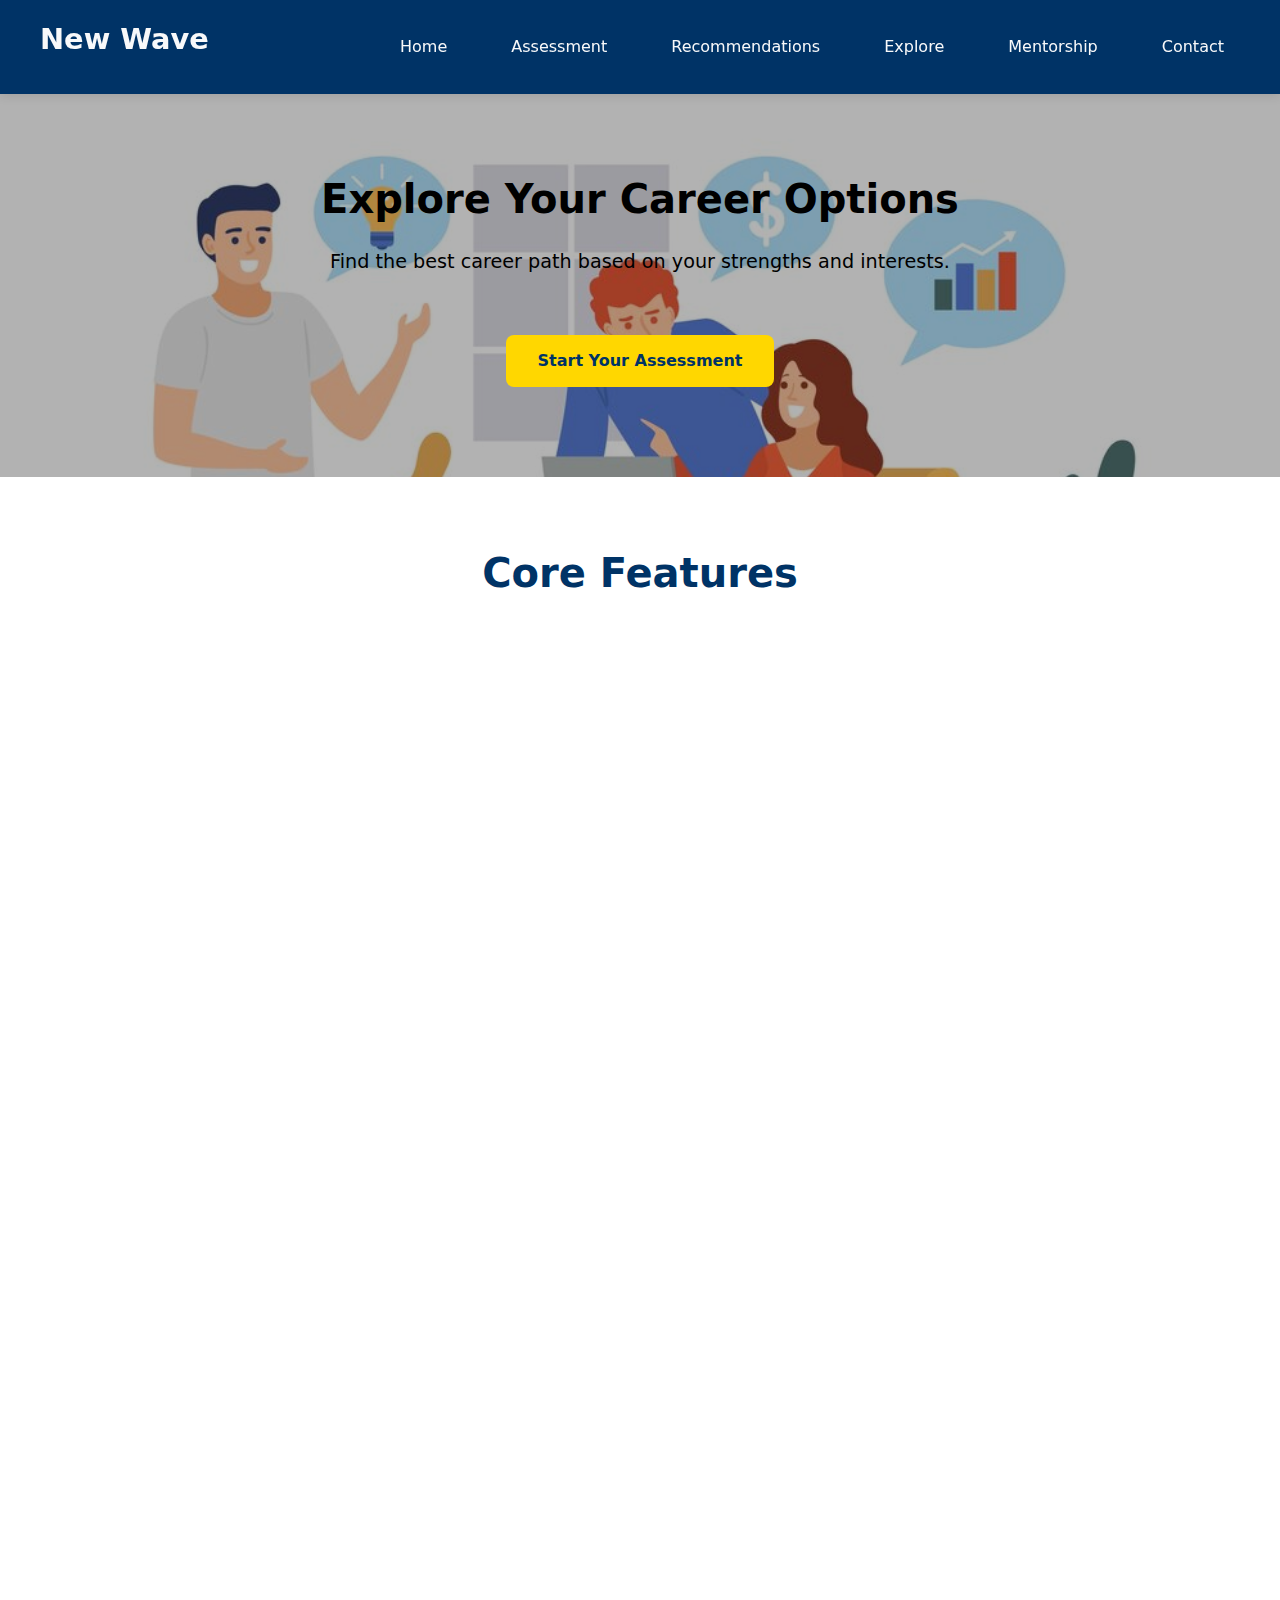
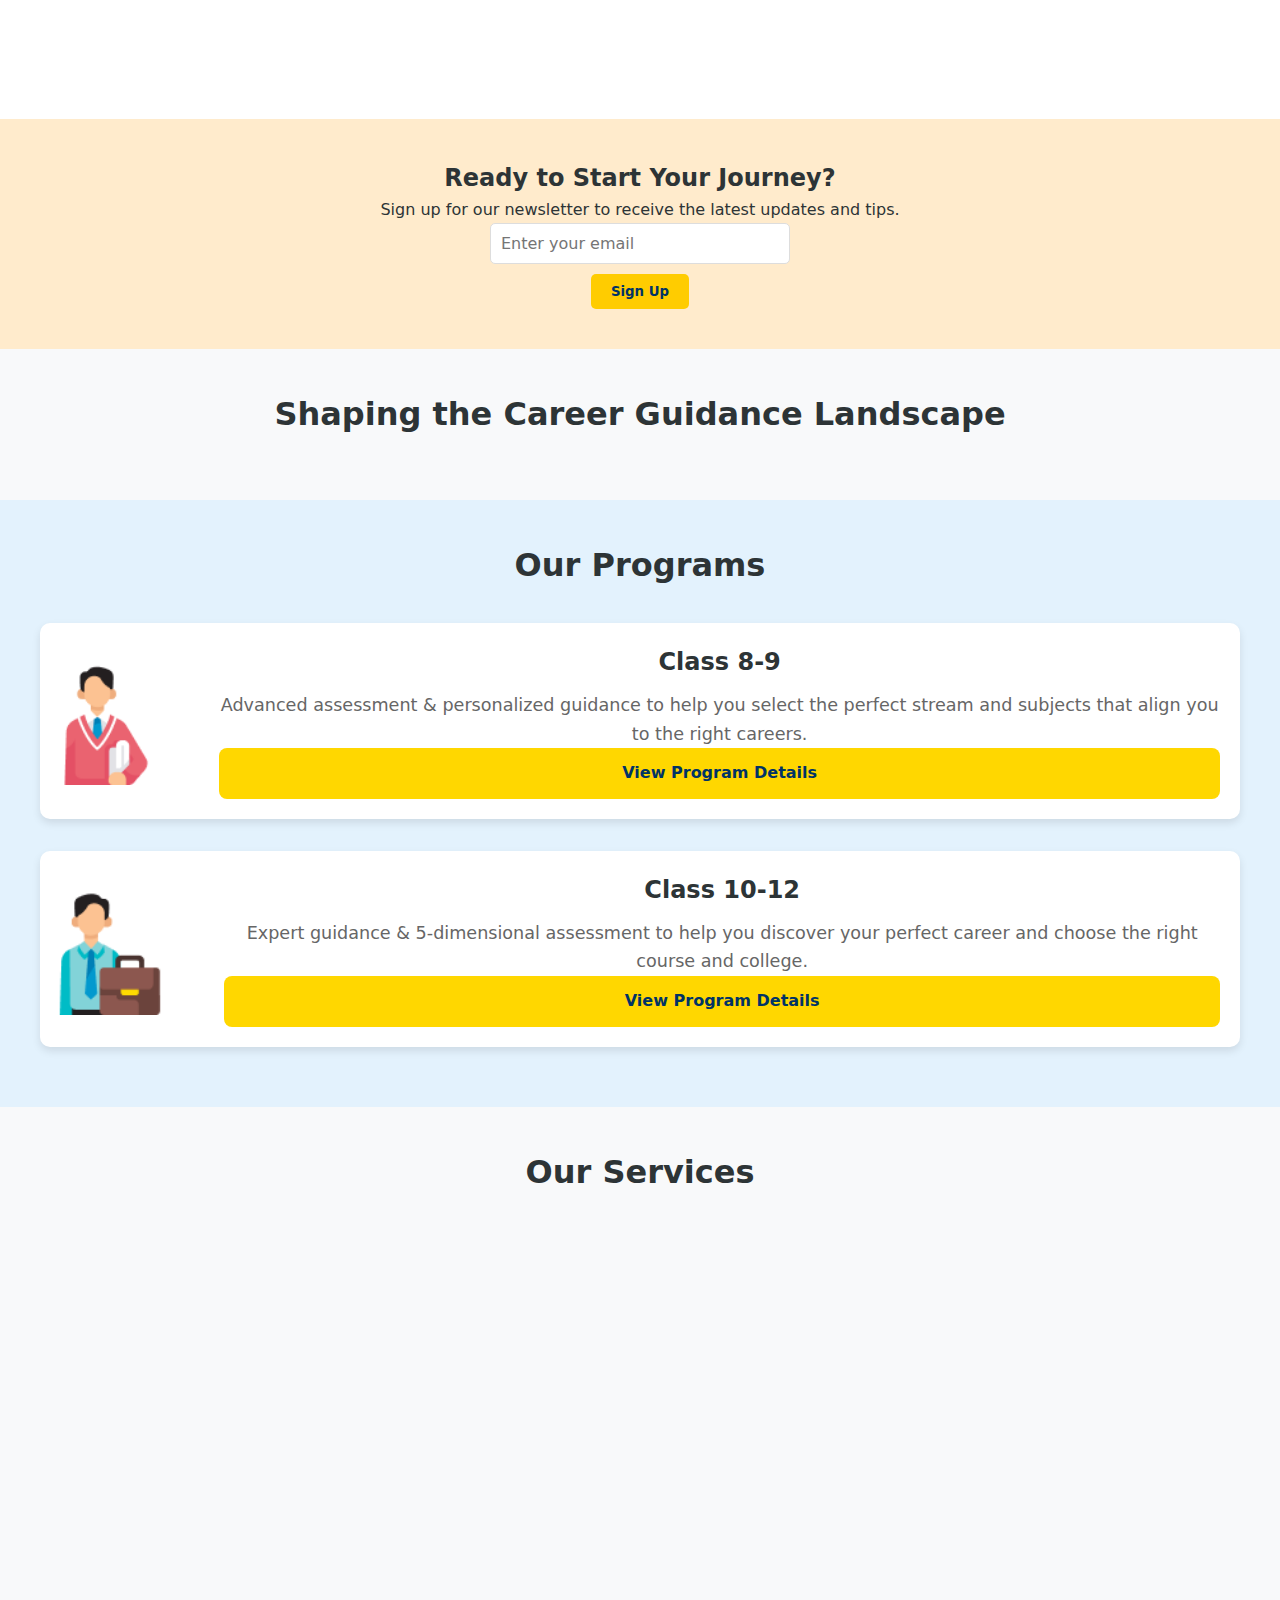
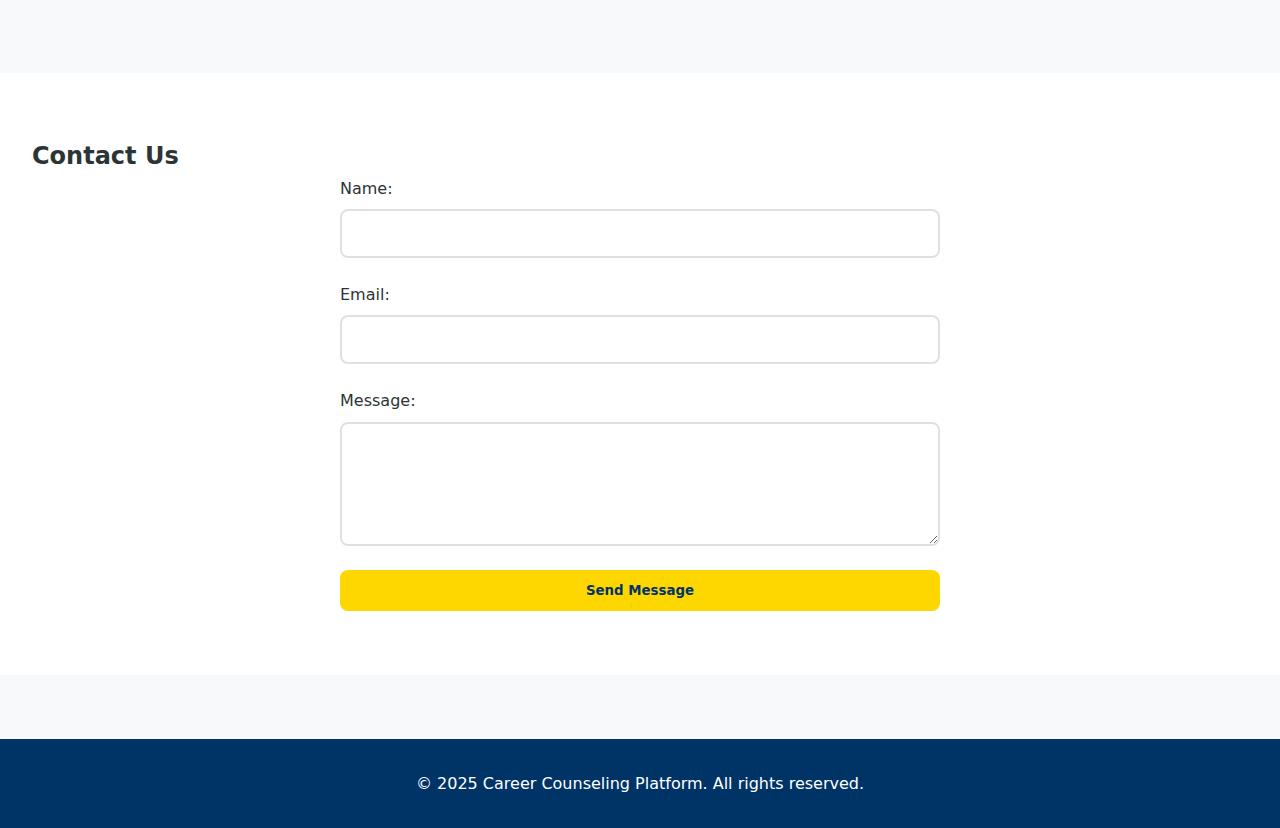
<file: index.html>
<!DOCTYPE html>
<html lang="en">
<head>
    <meta charset="UTF-8">
    <meta name="viewport" content="width=device-width, initial-scale=1.0">
    <title>Career Counseling Platform</title>
    <link rel="stylesheet" href="styles.css">
    <link rel="stylesheet" href="https://cdnjs.cloudflare.com/ajax/libs/font-awesome/6.0.0/css/all.min.css">
</head>
<body>
    <header>
        <div class="header-container">
            <h1 class="logo">New Wave</h1>
            
            <nav class="navbar">
                <button class="hamburger" aria-label="Menu">
                    <span class="bar"></span>
                    <span class="bar"></span>
                    <span class="bar"></span>
                </button>
                
                <ul class="nav-menu">
                    <li class="nav-item"><a href="index.html" class="nav-link">Home</a></li>
                    <li class="nav-item"><a href="assessment.html" class="nav-link">Assessment</a></li>
                    <li class="nav-item"><a href="recommendation.html" class="nav-link">Recommendations</a></li>
                    <li class="nav-item"><a href="explore.html" class="nav-link">Explore</a></li>
                    <li class="nav-item"><a href="mentorship.html" class="nav-link">Mentorship</a></li>
                    <li class="nav-item"><a href="#contact" class="nav-link">Contact</a></li>
                </ul>
            </nav>
           
        </div>
        
    </header>
    <br><br><br> 
    <section class="hero">
        <img src="images/image112.png" alt="School Theme">
        <div class="hero-text" style="color: black;">
            <h2>Explore Your Career Options</h2>
            <p>Find the best career path based on your strengths and interests.</p>
            <br>
            <a href="assessment.html" class="btn">Start Your Assessment</a>
        </div>
    </section>

    <!-- Final Core Modules Section -->
    <section class="modules">
        <h2>Core Features</h2>
        <div class="features-grid">
            <div class="feature-box">
                <img src="images/test.png" alt="Assessment">
                <h3>Interest Assessment</h3>
                <p>Take our RIASEC-based test and get a personalized career report.</p>
                <a href="assessment.html" class="btn">Start Assessment</a>
            </div>
            <div class="feature-box">
                <img src="images/advice.png" alt="AI Recommendation">
                <h3>AI Career Recommendations</h3>
                <p>Let AI analyze your strengths and suggest the best-fit careers for you.</p>
                <a href="http://localhost:8000/" class="btn" >Get Recommendations</a>
            </div>
            <div class="feature-box">
                <img src="images/guide.png" alt="Library">
                <h3>Career Library</h3>
                <p>Explore a wide range of careers with filters, pros/cons, and qualifications.</p>
                <a href="explore.html" class="btn">Explore Careers</a>
            </div>
            <div class="feature-box">
                <img src="images/team.png" alt="Mentor">
                <h3>Mentorship</h3>
                <p>Connect with mentors through chat or video call for career guidance.</p>
                <a href="mentorship.html" class="btn">Find a Mentor</a>
            </div>
            <div class="feature-box">
                <img src="images/helpbot.png" alt="Library">
                <h3>Career Help Bot</h3>
                <p>Chat with Bot ask question and solve query.</p>
                <a href="carrerbot.html" class="btn">Chat with Bot</a>
            </div>
            <div class="feature-box">
                <img src="images/videohelo.png" alt="Mentor">
                <h3>Career Visualization </h3>
                <p>Watch multiple career choices for career guidance, visualize their work style.</p>
                <a href="caeerervisualization.html" class="btn">Watch videos</a>
            </div>
            
        </div>
    </section>

    <!-- Remaining sections from your original -->
    <section class="cta">
        <h2>Ready to Start Your Journey?</h2>
        <p>Sign up for our newsletter to receive the latest updates and tips.</p>
        <form id="signup-form">
            <input type="email" placeholder="Enter your email" required>
            <button type="submit" class="btn">Sign Up</button>
        </form>
    </section>

    <section class="guidance">
        <h2>Shaping the Career Guidance Landscape</h2>
        <div class="guidance-items">
            <!-- Six original guidance items preserved here -->
            <!-- Same content as before -->
        </div>
    </section>

    <section class="programs">
        <h2>Our Programs</h2>
        <div class="program">
            <img src="images/class8-9.png" alt="Class 8-9">
            <div class="program-details">
                <h3>Class 8-9</h3>
                <p>Advanced assessment & personalized guidance to help you select the perfect stream and subjects that align you to the right careers.</p>
                <a href="#" class="btn">View Program Details</a>
            </div>
        </div>
        <div class="program">
            <img src="images/class10-12.png" alt="Class 10-12">
            <div class="program-details">
                <h3>Class 10-12</h3>
                <p>Expert guidance & 5-dimensional assessment to help you discover your perfect career and choose the right course and college.</p>
                <a href="#" class="btn">View Program Details</a>
            </div>
        </div>
    </section>

    <section class="sliding-divs">
        <h2>Our Services</h2>
        <div class="sliding-container">
            <div class="sliding-div" data-index="1">
                <img src="images/service1.png" alt="Service 1">
                <h3>Service One</h3>
                <p>Discover our first amazing service that helps you excel in your career planning.</p>
            </div>
            <div class="sliding-div" data-index="2">
                <img src="images/service2.png" alt="Service 2">
                <h3>Service Two</h3>
                <p>Learn more about our second service which is designed to support your academic journey.</p>
            </div>
            <div class="sliding-div" data-index="3">
                <img src="images/service3.png" alt="Service 3">
                <h3>Service Three</h3>
                <p>Explore our third service offering that provides expert guidance and support.</p>
            </div>
        </div>
    </section>

    <section id="contact" class="contact">
        <h2>Contact Us</h2>
        <form id="contact-form">
            <div class="form-group">
                <label for="name">Name:</label>
                <input type="text" id="name" name="name" required>
            </div>
            <div class="form-group">
                <label for="email">Email:</label>
                <input type="email" id="email" name="email" required>
            </div>
            <div class="form-group">
                <label for="message">Message:</label>
                <textarea id="message" name="message" rows="5" required></textarea>
            </div>
            <button type="submit" class="btn">Send Message</button>
        </form>
    </section>

    <footer>
        <p>&copy; 2025 Career Counseling Platform. All rights reserved.</p>
    </footer>

    <script src="script.js"></script>
    <script>
        document.addEventListener('DOMContentLoaded', () => {
  const hamburger = document.createElement('div');
  hamburger.className = 'hamburger';
  hamburger.innerHTML = '<i class="fas fa-bars"></i>';
  document.querySelector('header').appendChild(hamburger);

  const nav = document.querySelector('nav');
  hamburger.addEventListener('click', () => {
    nav.classList.toggle('active');
  });
});
document.addEventListener('DOMContentLoaded', () => {
    const hamburger = document.querySelector('.hamburger');
    const navMenu = document.querySelector('.nav-menu');

    hamburger.addEventListener('click', () => {
        hamburger.classList.toggle('active');
        navMenu.classList.toggle('active');
    });

    document.querySelectorAll('.nav-link').forEach(link => {
        link.addEventListener('click', () => {
            hamburger.classList.remove('active');
            navMenu.classList.remove('active');
        });
    });
});
    </script>
<script src="https://cdn.botpress.cloud/webchat/v2.3/inject.js"></script>
<script src="https://files.bpcontent.cloud/2025/04/19/00/20250419001044-INXO4Z7O.js"></script>
</body>
</html>
</file>
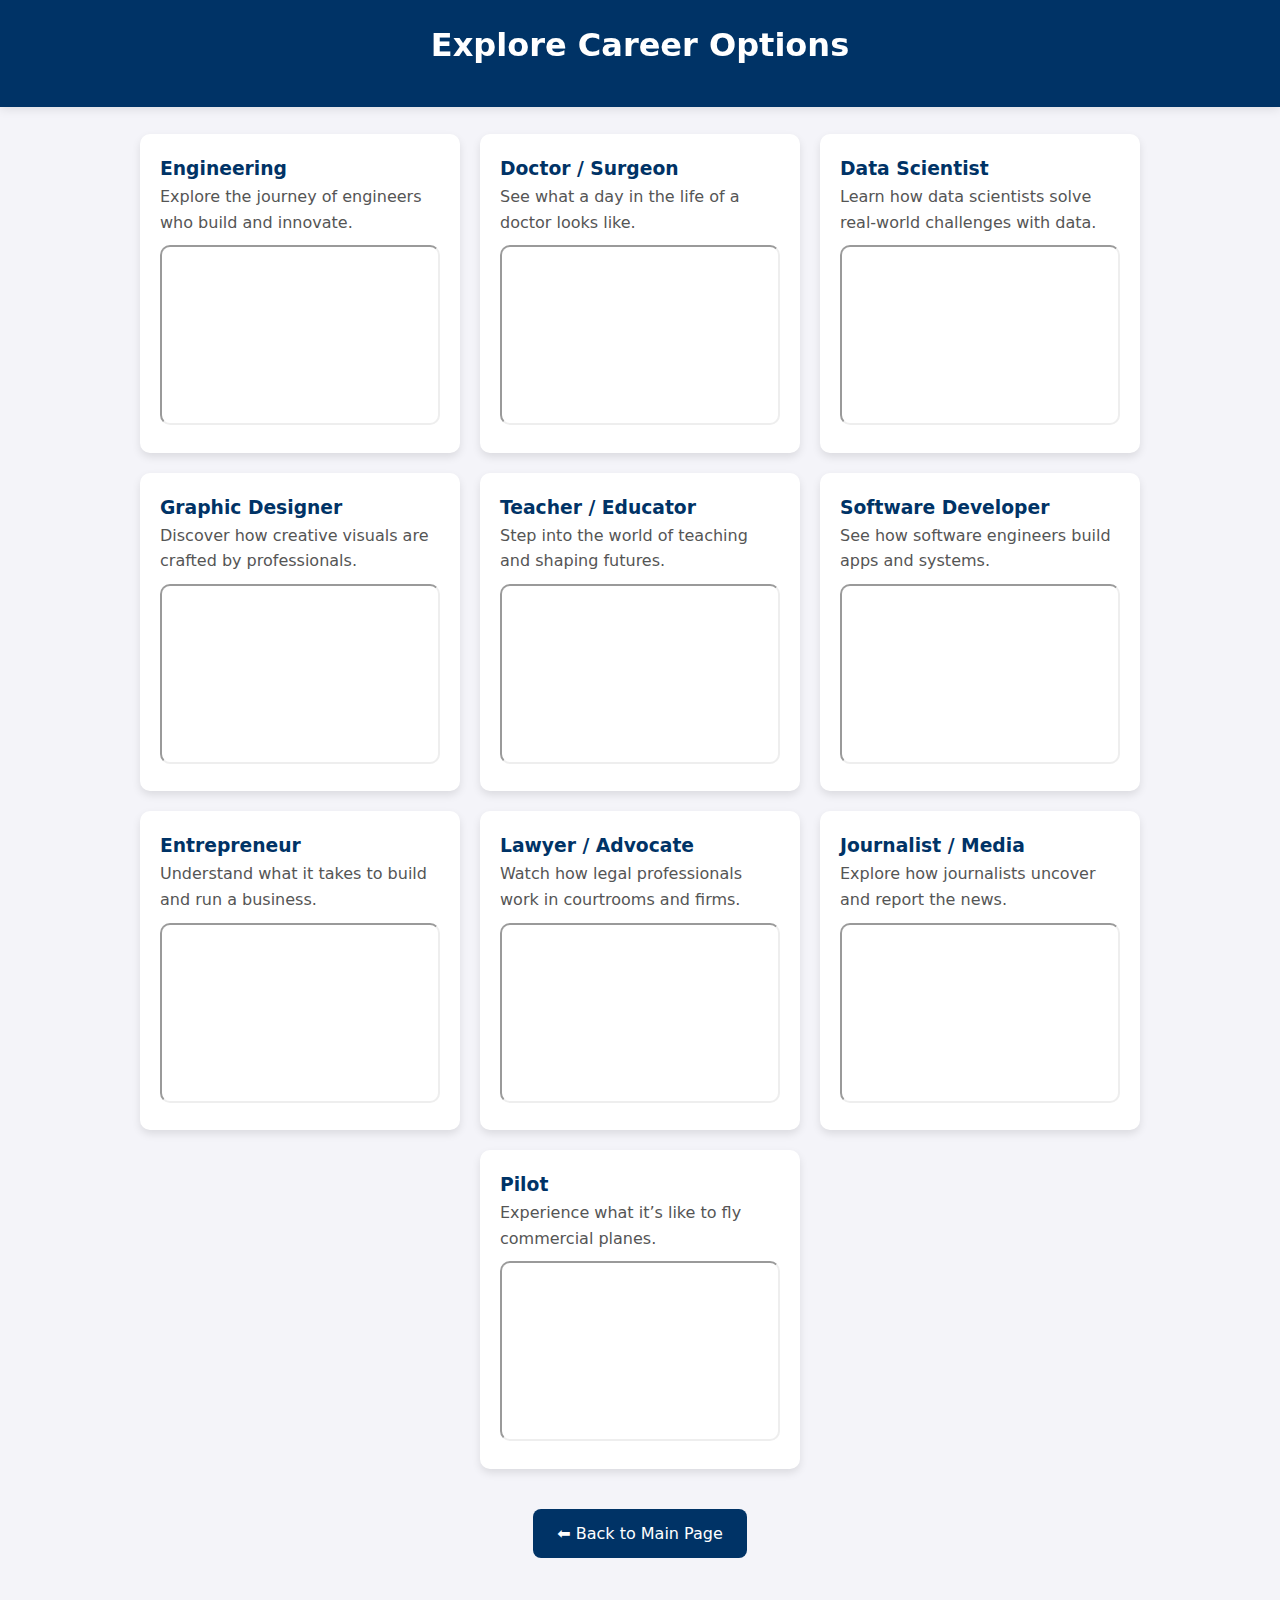
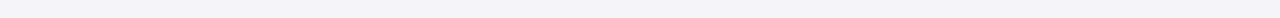
<file: caeerervisualization.html>
<!DOCTYPE html>
<html lang="en">
<head>
  <meta charset="UTF-8" />
  <meta name="viewport" content="width=device-width, initial-scale=1.0"/>
  <title>Career Visualization</title>
  <link rel="stylesheet" href="styles.css" />
  <style>
    body {
      font-family: Arial, sans-serif;
      margin: 0;
      background-color: #f4f4f9;
    }

    header {
      background-color: #003366;
      color: white;
      padding: 20px;
      text-align: center;
    }

    .explore-container {
      padding: 40px 20px;
    }

    .explore-header {
      text-align: center;
      margin-bottom: 30px;
    }

    .career-list {
      display: flex;
      flex-wrap: wrap;
      gap: 20px;
      justify-content: center;
    }

    .career-card {
      background-color: #fff;
      width: 320px;
      padding: 20px;
      border-radius: 10px;
      box-shadow: 0 4px 8px rgba(0, 0, 0, 0.1);
      transition: transform 0.3s ease;
    }

    .career-card:hover {
      transform: translateY(-10px);
    }

    .career-card h3 {
      margin-top: 0;
      color: #003366;
    }

    .career-card p {
      color: #555;
    }

    iframe {
      width: 100%;
      height: 180px;
      border-radius: 10px;
      margin-top: 10px;
    }

    .back-button {
      display: block;
      margin: 40px auto 20px;
      padding: 12px 24px;
      background-color: #003366;
      color: white;
      text-decoration: none;
      border-radius: 8px;
      text-align: center;
      width: fit-content;
    }

    .back-button:hover {
      background-color: #0055aa;
    }
  </style>
</head>
<body>
  <header>
    <h1>Explore Career Options</h1>
  </header>

  <section class="explore-container">
    <div class="explore-header">
      <h2>Visualize Different Career Paths</h2>
      <p>Watch videos to understand the real-world experiences of various professions.</p>
    </div>

    <div class="career-list">
      <!-- Career Cards -->
      <div class="career-card">
        <h3>Engineering</h3>
        <p>Explore the journey of engineers who build and innovate.</p>
        <iframe src="https://www.youtube.com/embed/40qk5mX7Nyo" allowfullscreen></iframe>
      </div>

      <div class="career-card">
        <h3>Doctor / Surgeon</h3>
        <p>See what a day in the life of a doctor looks like.</p>
        <iframe src="https://www.youtube.com/embed/j6XWq3VnR4E" allowfullscreen></iframe>
      </div>

      <div class="career-card">
        <h3>Data Scientist</h3>
        <p>Learn how data scientists solve real-world challenges with data.</p>
        <iframe src="https://www.youtube.com/embed/xC-c7E5PK0Y" allowfullscreen></iframe>
      </div>

      <div class="career-card">
        <h3>Graphic Designer</h3>
        <p>Discover how creative visuals are crafted by professionals.</p>
        <iframe src="https://www.youtube.com/embed/t1vZzY7mWVE" allowfullscreen></iframe>
      </div>

      <div class="career-card">
        <h3>Teacher / Educator</h3>
        <p>Step into the world of teaching and shaping futures.</p>
        <iframe src="https://www.youtube.com/embed/s7a6tltEZM0" allowfullscreen></iframe>
      </div>

      <div class="career-card">
        <h3>Software Developer</h3>
        <p>See how software engineers build apps and systems.</p>
        <iframe src="https://www.youtube.com/embed/8B4w3Vx50jU" allowfullscreen></iframe>
      </div>

      <div class="career-card">
        <h3>Entrepreneur</h3>
        <p>Understand what it takes to build and run a business.</p>
        <iframe src="https://www.youtube.com/embed/GN9qV1bvl7E" allowfullscreen></iframe>
      </div>

      <div class="career-card">
        <h3>Lawyer / Advocate</h3>
        <p>Watch how legal professionals work in courtrooms and firms.</p>
        <iframe src="https://www.youtube.com/embed/BTkCqkN0yWk" allowfullscreen></iframe>
      </div>

      <div class="career-card">
        <h3>Journalist / Media</h3>
        <p>Explore how journalists uncover and report the news.</p>
        <iframe src="https://www.youtube.com/embed/KiMGpNxrCPE" allowfullscreen></iframe>
      </div>

      <div class="career-card">
        <h3>Pilot</h3>
        <p>Experience what it’s like to fly commercial planes.</p>
        <iframe src="https://www.youtube.com/embed/0zvRuL-CUFs" allowfullscreen></iframe>
      </div>
    </div>

    <a class="back-button" href="index.html">⬅ Back to Main Page</a>
  </section>
</body>
</html>
</file>
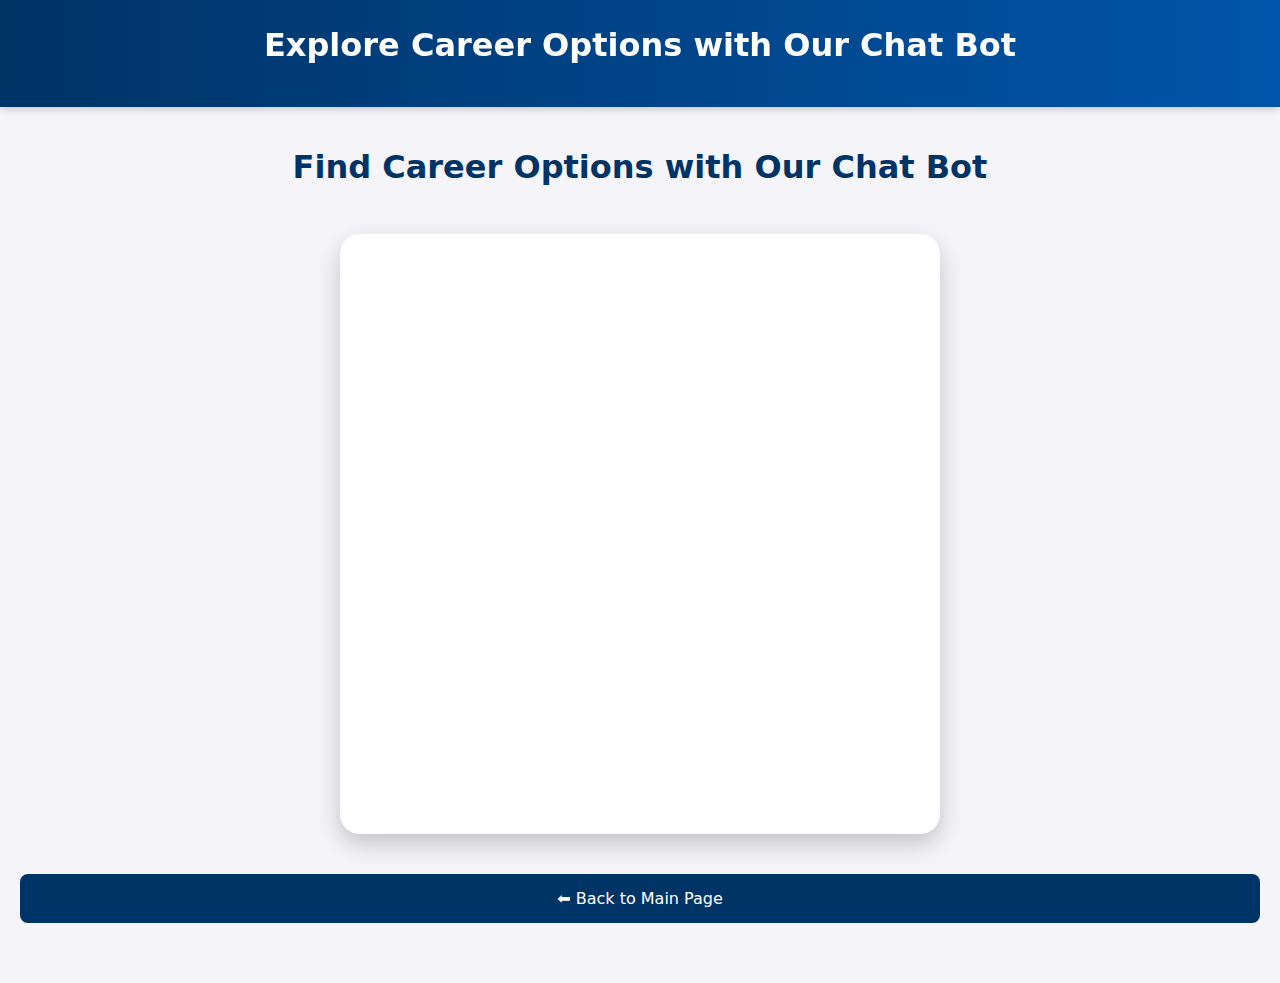
<file: carrerbot.html>
<!DOCTYPE html>
<html lang="en">
<head>
  <meta charset="UTF-8" />
  <meta name="viewport" content="width=device-width, initial-scale=1.0"/>
  <title>Career Bot</title>
  <link rel="stylesheet" href="styles.css" />
  <style>
    body {
      margin: 0;
      font-family: 'Segoe UI', Tahoma, Geneva, Verdana, sans-serif;
      background: #eef2f7;
    }

    header {
      background: linear-gradient(to right, #003366, #0055aa);
      color: white;
      padding: 20px 0;
      text-align: center;
      box-shadow: 0 2px 8px rgba(0, 0, 0, 0.2);
    }

    .explore-container {
      padding: 40px 20px;
      background-color: #f4f4f9;
      text-align: center;
    }

    .explore-header h2 {
      font-size: 2rem;
      margin-bottom: 10px;
      color: #003366;
      animation: fadeIn 1.2s ease-in-out;
    }

    .explore-header p {
      font-size: 1.1rem;
      color: #666;
      animation: fadeIn 1.5s ease-in-out;
    }

    /* Chatbot Box Styling */
    .chatbot-container {
      display: flex;
      justify-content: center;
      align-items: center;
      height: 600px;
      margin: 40px auto;
      max-width: 600px;
      padding: 20px;
      border-radius: 20px;
      background: white;
      box-shadow: 0 10px 25px rgba(0, 0, 0, 0.2);
      animation: popIn 1s ease-out;
    }

    .chatbot-container iframe {
      width: 100%;
      height: 100%;
      border: none;
      border-radius: 12px;
    }

    /* Button Styling (Optional for back) */
    .back-button {
      display: block;
      margin: 20px auto;
      padding: 12px 24px;
      background-color: #003366;
      color: white;
      text-decoration: none;
      border-radius: 8px;
      text-align: center;
      transition: background 0.3s ease;
    }

    .back-button:hover {
      background-color: #0055aa;
    }

    /* Animations */
    @keyframes fadeIn {
      from { opacity: 0; transform: translateY(-20px); }
      to { opacity: 1; transform: translateY(0); }
    }

    @keyframes popIn {
      0% {
        transform: scale(0.8);
        opacity: 0;
      }
      100% {
        transform: scale(1);
        opacity: 1;
      }
    }

    /* Responsive */
    @media (max-width: 768px) {
      .chatbot-container {
        width: 90%;
        height: 500px;
      }
    }

    @media (max-width: 480px) {
      .chatbot-container {
        height: 450px;
      }
    }
  </style>
</head>
<body>
  <br><br><br><br>
  <header>
    <h1>Explore Career Options with Our Chat Bot</h1>
  </header>

  <section class="explore-container">
    <div class="explore-header">
      <h2>Find Career Options with Our Chat Bot</h2>
    </div>

    <!-- Chatbot Box in Center -->
    <div class="chatbot-container">
      <iframe
        src="https://cdn.botpress.cloud/webchat/v2.3/shareable.html?configUrl=https://files.bpcontent.cloud/2025/04/19/05/20250419054901-AGZI45BP.json"
        allow="microphone; camera"
      ></iframe>
    </div>

    <a class="back-button" href="index.html">⬅ Back to Main Page</a>
  </section>
</body>
</html>
</file>
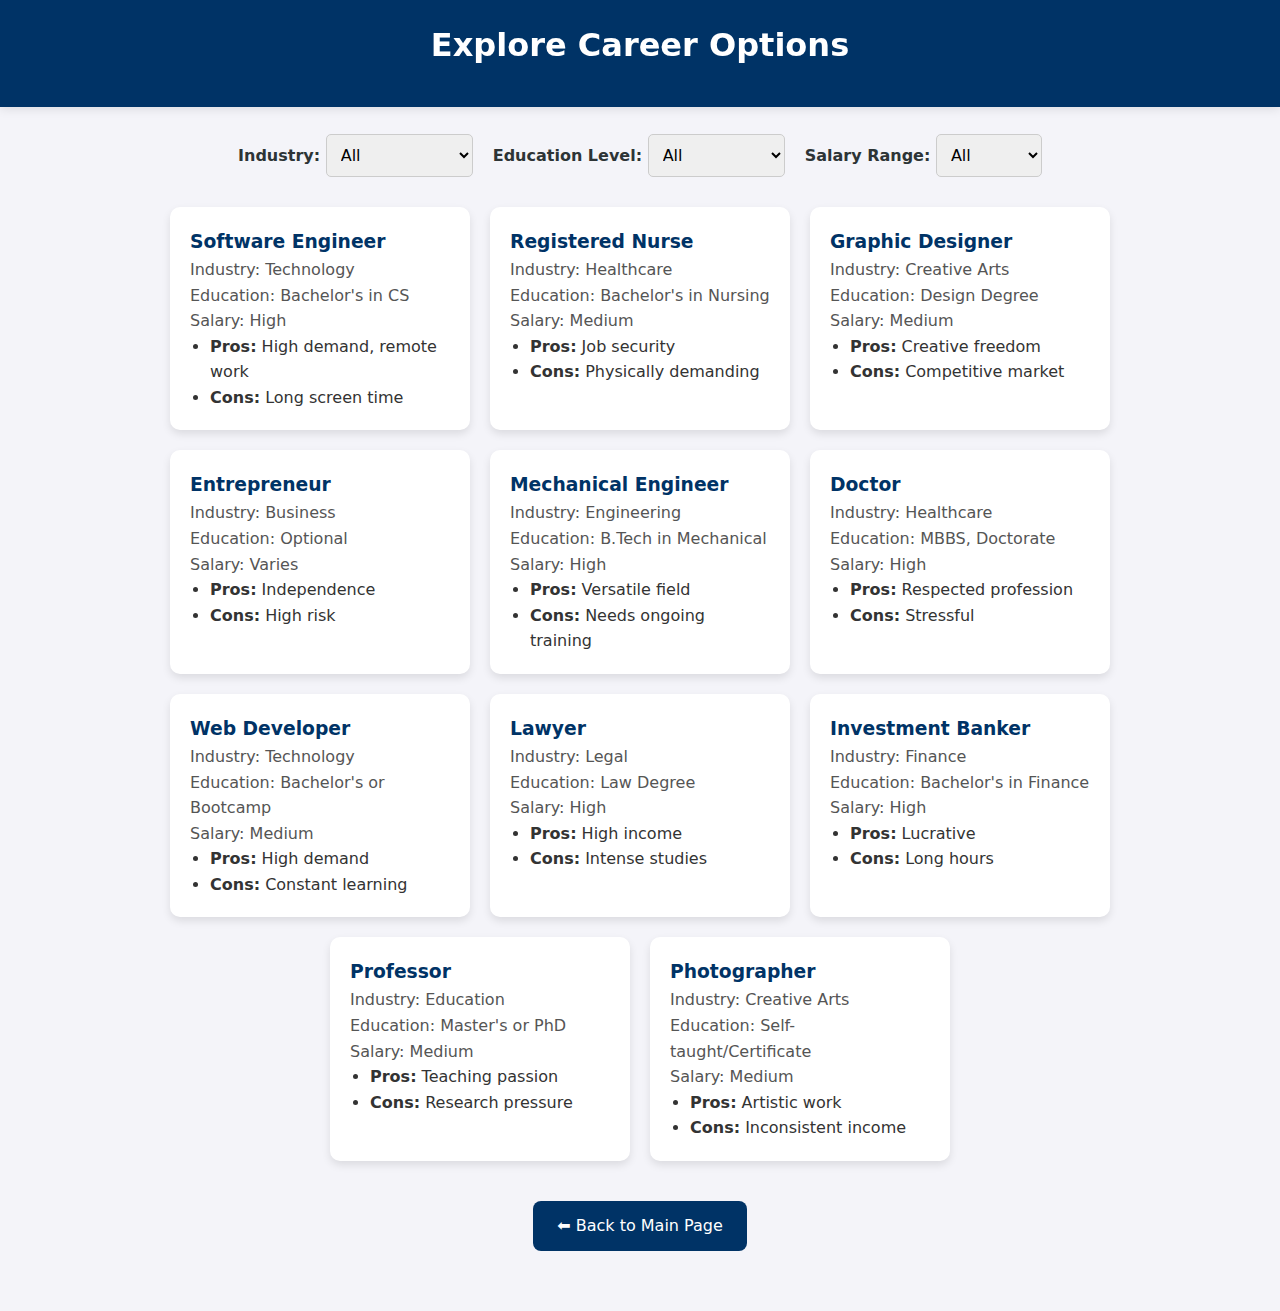
<file: explore.html>
<!DOCTYPE html>
<html lang="en">
<head>
  <meta charset="UTF-8" />
  <meta name="viewport" content="width=device-width, initial-scale=1.0"/>
  <title>Explore Careers</title>
  <link rel="stylesheet" href="styles.css" />
  <style>
    body {
      font-family: Arial, sans-serif;
      margin: 0;
    }

    header {
      background-color: #003366;
      color: white;
      padding: 20px;
      text-align: center;
    }

    .explore-container {
      padding: 40px 20px;
      background-color: #f4f4f9;
    }

    .explore-header {
      text-align: center;
      margin-bottom: 30px;
    }

    .filters {
      display: flex;
      flex-wrap: wrap;
      justify-content: center;
      gap: 20px;
      margin-bottom: 30px;
    }

    .filters label {
      font-weight: bold;
    }

    .filters select {
      padding: 10px;
      border-radius: 5px;
      border: 1px solid #ccc;
      font-size: 1em;
    }

    .career-list {
      display: flex;
      flex-wrap: wrap;
      gap: 20px;
      justify-content: center;
    }

    .career-card {
      background-color: #fff;
      width: 300px;
      padding: 20px;
      border-radius: 10px;
      box-shadow: 0 4px 8px rgba(0, 0, 0, 0.1);
      transition: transform 0.3s ease;
    }

    .career-card:hover {
      transform: translateY(-10px);
    }

    .career-card h3 {
      margin-top: 0;
      color: #003366;
    }

    .career-card p {
      color: #555;
    }

    .career-card ul {
      padding-left: 20px;
      color: #333;
    }

    .back-button {
      display: block;
      margin: 40px auto 20px;
      padding: 12px 24px;
      background-color: #003366;
      color: white;
      text-decoration: none;
      border-radius: 8px;
      text-align: center;
      width: fit-content;
    }

    .back-button:hover {
      background-color: #0055aa;
    }
  </style>
</head>
<body>
  <header>
    <h1>Explore Career Options</h1>
  </header>

  <section class="explore-container">
    <div class="explore-header">
      <h2>Find Careers Based on Your Interests</h2>
      <p>Use filters to explore careers by industry, education level, and salary range.</p>
    </div>

    <div class="filters">
      <label>Industry:
        <select id="industryFilter">
          <option>All</option>
          <option>Technology</option>
          <option>Healthcare</option>
          <option>Business</option>
          <option>Creative Arts</option>
          <option>Education</option>
          <option>Finance</option>
          <option>Engineering</option>
          <option>Legal</option>
        </select>
      </label>
      <label>Education Level:
        <select id="educationFilter">
          <option>All</option>
          <option>High School</option>
          <option>Bachelor's</option>
          <option>Master's</option>
          <option>Doctorate</option>
        </select>
      </label>
      <label>Salary Range:
        <select id="salaryFilter">
          <option>All</option>
          <option>Low</option>
          <option>Medium</option>
          <option>High</option>
        </select>
      </label>
    </div>

    <div class="career-list">
      <!-- Example Career Cards -->
      <div class="career-card" data-industry="Technology" data-education="Bachelor's" data-salary="High">
        <h3>Software Engineer</h3>
        <p>Industry: Technology</p>
        <p>Education: Bachelor's in CS</p>
        <p>Salary: High</p>
        <ul>
          <li><strong>Pros:</strong> High demand, remote work</li>
          <li><strong>Cons:</strong> Long screen time</li>
        </ul>
      </div>

      <div class="career-card" data-industry="Healthcare" data-education="Bachelor's" data-salary="Medium">
        <h3>Registered Nurse</h3>
        <p>Industry: Healthcare</p>
        <p>Education: Bachelor's in Nursing</p>
        <p>Salary: Medium</p>
        <ul>
          <li><strong>Pros:</strong> Job security</li>
          <li><strong>Cons:</strong> Physically demanding</li>
        </ul>
      </div>

      <div class="career-card" data-industry="Creative Arts" data-education="Bachelor's" data-salary="Medium">
        <h3>Graphic Designer</h3>
        <p>Industry: Creative Arts</p>
        <p>Education: Design Degree</p>
        <p>Salary: Medium</p>
        <ul>
          <li><strong>Pros:</strong> Creative freedom</li>
          <li><strong>Cons:</strong> Competitive market</li>
        </ul>
      </div>

      <div class="career-card" data-industry="Business" data-education="Bachelor's" data-salary="High">
        <h3>Entrepreneur</h3>
        <p>Industry: Business</p>
        <p>Education: Optional</p>
        <p>Salary: Varies</p>
        <ul>
          <li><strong>Pros:</strong> Independence</li>
          <li><strong>Cons:</strong> High risk</li>
        </ul>
      </div>

      <div class="career-card" data-industry="Engineering" data-education="Bachelor's" data-salary="High">
        <h3>Mechanical Engineer</h3>
        <p>Industry: Engineering</p>
        <p>Education: B.Tech in Mechanical</p>
        <p>Salary: High</p>
        <ul>
          <li><strong>Pros:</strong> Versatile field</li>
          <li><strong>Cons:</strong> Needs ongoing training</li>
        </ul>
      </div>

      <div class="career-card" data-industry="Healthcare" data-education="Doctorate" data-salary="High">
        <h3>Doctor</h3>
        <p>Industry: Healthcare</p>
        <p>Education: MBBS, Doctorate</p>
        <p>Salary: High</p>
        <ul>
          <li><strong>Pros:</strong> Respected profession</li>
          <li><strong>Cons:</strong> Stressful</li>
        </ul>
      </div>

      <div class="career-card" data-industry="Technology" data-education="Bachelor's" data-salary="Medium">
        <h3>Web Developer</h3>
        <p>Industry: Technology</p>
        <p>Education: Bachelor's or Bootcamp</p>
        <p>Salary: Medium</p>
        <ul>
          <li><strong>Pros:</strong> High demand</li>
          <li><strong>Cons:</strong> Constant learning</li>
        </ul>
      </div>

      <div class="career-card" data-industry="Legal" data-education="Doctorate" data-salary="High">
        <h3>Lawyer</h3>
        <p>Industry: Legal</p>
        <p>Education: Law Degree</p>
        <p>Salary: High</p>
        <ul>
          <li><strong>Pros:</strong> High income</li>
          <li><strong>Cons:</strong> Intense studies</li>
        </ul>
      </div>

      <div class="career-card" data-industry="Finance" data-education="Bachelor's" data-salary="High">
        <h3>Investment Banker</h3>
        <p>Industry: Finance</p>
        <p>Education: Bachelor's in Finance</p>
        <p>Salary: High</p>
        <ul>
          <li><strong>Pros:</strong> Lucrative</li>
          <li><strong>Cons:</strong> Long hours</li>
        </ul>
      </div>

      <div class="career-card" data-industry="Education" data-education="Master's" data-salary="Medium">
        <h3>Professor</h3>
        <p>Industry: Education</p>
        <p>Education: Master's or PhD</p>
        <p>Salary: Medium</p>
        <ul>
          <li><strong>Pros:</strong> Teaching passion</li>
          <li><strong>Cons:</strong> Research pressure</li>
        </ul>
      </div>

      <div class="career-card" data-industry="Creative Arts" data-education="High School" data-salary="Medium">
        <h3>Photographer</h3>
        <p>Industry: Creative Arts</p>
        <p>Education: Self-taught/Certificate</p>
        <p>Salary: Medium</p>
        <ul>
          <li><strong>Pros:</strong> Artistic work</li>
          <li><strong>Cons:</strong> Inconsistent income</li>
        </ul>
      </div>
      <!-- Add more cards as needed -->
    </div>

    <a class="back-button" href="index.html">⬅ Back to Main Page</a>
  </section>

  <script>
    const industryFilter = document.getElementById("industryFilter");
    const educationFilter = document.getElementById("educationFilter");
    const salaryFilter = document.getElementById("salaryFilter");
    const careerCards = document.querySelectorAll(".career-card");

    function applyFilters() {
      const industry = industryFilter.value;
      const education = educationFilter.value;
      const salary = salaryFilter.value;

      careerCards.forEach(card => {
        const cardIndustry = card.getAttribute("data-industry");
        const cardEducation = card.getAttribute("data-education");
        const cardSalary = card.getAttribute("data-salary");

        const matchIndustry = industry === "All" || cardIndustry === industry;
        const matchEducation = education === "All" || cardEducation === education;
        const matchSalary = salary === "All" || cardSalary === salary;

        card.style.display = (matchIndustry && matchEducation && matchSalary) ? "block" : "none";
      });
    }

    industryFilter.addEventListener("change", applyFilters);
    educationFilter.addEventListener("change", applyFilters);
    salaryFilter.addEventListener("change", applyFilters);
  </script>
</body>
</html>
</file>
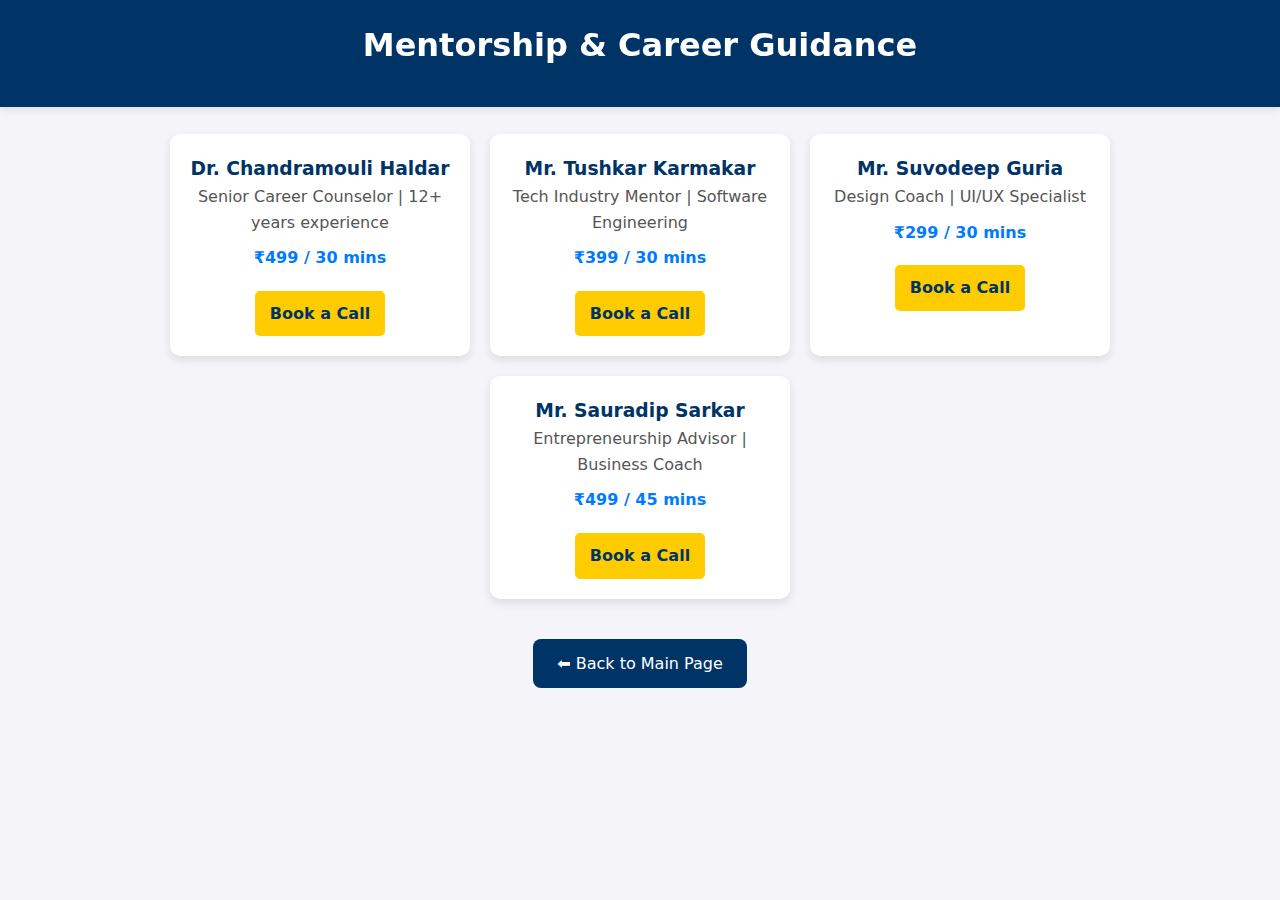
<file: mentorship.html>
<!-- mentorship.html -->
<!DOCTYPE html>
<html lang="en">
<head>
  <meta charset="UTF-8">
  <meta name="viewport" content="width=device-width, initial-scale=1.0">
  <title>Mentorship & Career Guidance</title>
  <link rel="stylesheet" href="styles.css">
  <style>
    body {
      font-family: 'Roboto', sans-serif;
      background-color: #f4f4f9;
      margin: 0;
      padding: 0;
    }

    header {
      background-color: #003366;
      color: #fff;
      padding: 20px;
      text-align: center;
    }

    .mentorship-container {
      padding: 40px 20px;
      max-width: 1000px;
      margin: auto;
    }

    .mentorship-intro {
      text-align: center;
      margin-bottom: 30px;
    }

    .mentor-grid {
      display: flex;
      flex-wrap: wrap;
      justify-content: center;
      gap: 20px;
    }

    .mentor-card {
      background-color: #fff;
      width: 300px;
      border-radius: 10px;
      padding: 20px;
      box-shadow: 0 4px 10px rgba(0,0,0,0.1);
      transition: transform 0.3s ease;
      text-align: center;
    }

    .mentor-card:hover {
      transform: translateY(-5px);
    }

    .mentor-card h3 {
      margin-top: 0;
      color: #003366;
    }

    .mentor-card p {
      color: #555;
    }

    .mentor-card .charge {
      font-weight: bold;
      margin: 10px 0;
      color: #007BFF;
    }

    .mentor-card a {
      display: inline-block;
      padding: 10px 15px;
      background-color: #ffcc00;
      color: #003366;
      text-decoration: none;
      border-radius: 5px;
      font-weight: bold;
      margin-top: 10px;
      transition: background-color 0.3s ease, transform 0.3s ease;
    }

    .mentor-card a:hover {
      background-color: #ffc107;
      transform: scale(1.05);
    }
    .back-button {
      display: block;
      margin: 40px auto 20px;
      padding: 12px 24px;
      background-color: #003366;
      color: white;
      text-decoration: none;
      border-radius: 8px;
      text-align: center;
      width: fit-content;
    }

    .back-button:hover {
      background-color: #0055aa;
    }
  </style>
</head>
<body>
  <header>
    <h1>Mentorship & Career Guidance</h1>
  </header>

  <section class="mentorship-container">
    <div class="mentorship-intro">
      <h2>Connect with Certified Career Mentors</h2>
      <p>Book a session with top industry experts and career coaches to receive personalized guidance and support.</p>
    </div>

    <div class="mentor-grid">
      <div class="mentor-card">
        <h3>Dr. Chandramouli Haldar</h3>
        <p>Senior Career Counselor | 12+ years experience</p>
        <p class="charge">₹499 / 30 mins</p>
        <a href="#">Book a Call</a>
      </div>

      <div class="mentor-card">
        <h3>Mr. Tushkar Karmakar</h3>
        <p>Tech Industry Mentor | Software Engineering</p>
        <p class="charge">₹399 / 30 mins</p>
        <a href="#">Book a Call</a>
      </div>

      <div class="mentor-card">
        <h3>Mr. Suvodeep Guria</h3>
        <p>Design Coach | UI/UX Specialist</p>
        <p class="charge">₹299 / 30 mins</p>
        <a href="#">Book a Call</a>
      </div>

      <div class="mentor-card">
        <h3>Mr. Sauradip Sarkar</h3>
        <p>Entrepreneurship Advisor | Business Coach</p>
        <p class="charge">₹499 / 45 mins</p>
        <a href="#">Book a Call</a>
      </div>
    </div>
    <a class="back-button" href="index.html">⬅ Back to Main Page</a>
  </section>
</body>
</html>
</file>
<file: styles.css>
/* Reset and Base Styles */
:root {
  --primary-blue: #003366;
  --accent-yellow: #ffd700;
  --neutral-white: #ffffff;
  --neutral-light: #f8f9fa;
  --text-dark: #2d3436;
  --success-green: #2ecc71;
  --shadow: 0 4px 6px rgba(0, 0, 0, 0.1);
}

* {
  margin: 0;
  padding: 0;
  box-sizing: border-box;
  font-family: 'Segoe UI', system-ui, sans-serif;
}

body {
  line-height: 1.6;
  color: var(--text-dark);
  background-color: var(--neutral-light);
}

/* Header Styles */
header {
  background: var(--primary-blue);
  padding: 1rem 2rem;
  position: sticky;
  top: 0;
  z-index: 1000;
  box-shadow: var(--shadow);
}

header h1 {
  color: var(--neutral-white);
  text-align: center;
  font-size: 2rem;
  margin-bottom: 1rem;
}

nav ul {
  display: flex;
  justify-content: center;
  gap: 1.5rem;
  flex-wrap: wrap;
  list-style: none;
}

.nav-link {
  color: var(--neutral-white);
  text-decoration: none;
  padding: 0.5rem 1rem;
  border-radius: 0.5rem;
  transition: all 0.3s ease;
}

.nav-link:hover {
  background: rgba(255, 255, 255, 0.1);
  color: var(--accent-yellow);
}

/* Hero Section */
.hero {
  position: relative;
  min-height: 400px;
  display: flex;
  align-items: center;
  justify-content: center;
  overflow: hidden;
}

.hero img {
  position: absolute;
  width: 100%;
  height: 100%;
  object-fit: cover;
  object-position: top; /* Controls which part of the image to show */
  filter: brightness(0.7);
}

.hero-text {
  position: relative;
  z-index: 10;
  text-align: center;
  color: var(--neutral-white);
  padding: 2rem;
  max-width: 800px;
  margin: 0 auto;
}

.hero-text h2 {
  font-size: 2.5rem;
  margin-bottom: 1rem;
}

.hero-text p {
  font-size: 1.2rem;
  margin-bottom: 2rem;
}

/* Features Grid */
.features-grid {
  display: grid;
  grid-template-columns: repeat(auto-fit, minmax(250px, 1fr));
  gap: 2rem;
  padding: 2rem;
  max-width: 1200px;
  margin: 0 auto;
}

.feature-box {
  background: var(--neutral-white);
  padding: 2rem;
  border-radius: 1rem;
  text-align: center;
  box-shadow: var(--shadow);
  transition: transform 0.3s ease;
}

.feature-box:hover {
  transform: translateY(-5px);
}

.feature-box img {
  width: 80px;
  height: 80px;
  object-fit: contain;
  margin-bottom: 1rem;
}

/* Programs Section */
.programs {
  padding: 4rem 2rem;
}

.program {
  display: grid;
  grid-template-columns: 1fr 1fr;
  gap: 2rem;
  max-width: 1200px;
  margin: 2rem auto;
  background: var(--neutral-white);
  border-radius: 1rem;
  overflow: hidden;
  box-shadow: var(--shadow);
}

.program img {
  width: 100%;
  height: 300px;
  object-fit: cover;
}

.program-details {
  padding: 2rem;
  display: flex;
  flex-direction: column;
  justify-content: center;
}

/* Sliding Divs */
.sliding-divs {
  padding: 4rem 2rem;
}

.sliding-container {
  display: grid;
  grid-auto-flow: column;
  grid-auto-columns: minmax(300px, 1fr);
  gap: 2rem;
  overflow-x: auto;
  padding: 2rem 1rem;
  scroll-snap-type: x mandatory;
}

.sliding-div {
  background: var(--neutral-white);
  padding: 2rem;
  border-radius: 1rem;
  box-shadow: var(--shadow);
  scroll-snap-align: start;
}

.sliding-div img {
  width: 100%;
  height: 200px;
  object-fit: cover;
  border-radius: 0.5rem;
  margin-bottom: 1rem;
}

/* Contact Form */
.contact {
  padding: 4rem 2rem;
  background: var(--neutral-white);
}

#contact-form {
  max-width: 600px;
  margin: 0 auto;
  display: grid;
  gap: 1.5rem;
}

.form-group {
  display: grid;
  gap: 0.5rem;
}

.form-group input,
.form-group textarea {
  padding: 0.8rem;
  border: 2px solid #e0e0e0;
  border-radius: 0.5rem;
  font-size: 1rem;
}

/* Button Styles */
.btn {
  display: inline-block;
  padding: 0.8rem 2rem;
  background: var(--accent-yellow);
  color: var(--primary-blue);
  border: none;
  border-radius: 0.5rem;
  font-weight: 600;
  cursor: pointer;
  transition: all 0.3s ease;
  text-decoration: none;
}

.btn:hover {
  transform: translateY(-2px);
  box-shadow: var(--shadow);
}

/* Footer */
footer {
  background: var(--primary-blue);
  color: var(--neutral-white);
  text-align: center;
  padding: 2rem;
  margin-top: 4rem;
}

/* Responsive Design */
@media (max-width: 768px) {
  header h1 {
    font-size: 1.5rem;
  }

  .hero-text h2 {
    font-size: 2rem;
  }

  .program {
    grid-template-columns: 1fr;
  }

  .program img {
    height: 200px;
  }
}

@media (max-width: 480px) {
  .hero-text h2 {
    font-size: 1.5rem;
  }

  .hero-text p {
    font-size: 1rem;
  }

  .features-grid {
    grid-template-columns: 1fr;
  }

  .sliding-container {
    grid-auto-columns: minmax(250px, 1fr);
  }
}
/* Call to Action Styles */
.cta {
  text-align: center;
  padding: 40px 20px;
  background-color: #ffebcc;
  animation: fadeIn 2s ease-in-out;
}

.cta form {
  display: flex;
  flex-direction: column;
  align-items: center;
}

.cta input[type="email"] {
  padding: 10px;
  font-size: 1em;
  border: 1px solid #ddd;
  border-radius: 5px;
  margin-bottom: 10px;
  width: 100%;
  max-width: 300px;
}

.cta button {
  background-color: #ffcc00;
  color: #003366;
  padding: 10px 20px;
  border: none;
  border-radius: 5px;
  font-weight: bold;
  transition: background-color 0.3s ease, transform 0.3s ease;
}

.cta button:hover {
  background-color: #ffc107;
  transform: scale(1.05);
}

/* Guidance Section Styles */
.guidance {
  padding: 40px 20px;
  text-align: center;
  animation: fadeIn 2s ease-in-out;
}

.guidance h2 {
  font-size: 2em;
  margin-bottom: 20px;
}

.guidance-items {
  display: flex;
  flex-wrap: wrap;
  justify-content: center;
  gap: 20px;
}

.guidance-item {
  width: 300px;
  padding: 20px;
  border-radius: 10px;
  text-align: center;
  box-shadow: 0 4px 8px rgba(0, 0, 0, 0.1);
  transition: transform 0.3s ease;
}

.guidance-item img {
  width: 80px;
  margin-bottom: 15px;
}

.guidance-item h3 {
  font-size: 1.5em;
  margin-bottom: 10px;
}

.guidance-item p {
  font-size: 1.1em;
  color: #666;
}

.guidance-item:hover {
  transform: scale(1.05);
}

/* Programs Section Styles */
.programs {
  padding: 40px 20px;
  background-color: #e3f2fd;
  text-align: center;
  animation: fadeIn 2s ease-in-out;
}

.programs h2 {
  font-size: 2em;
  margin-bottom: 20px;
}

.program {
  display: flex;
  align-items: center;
  justify-content: center;
  background-color: #fff;
  border-radius: 10px;
  box-shadow: 0 4px 8px rgba(0, 0, 0, 0.1);
  margin-bottom: 20px;
  overflow: hidden;
  transition: transform 0.3s ease;
}

.program img {
  width: 150px;
  height: auto;
}

.program-details {
  padding: 20px;
}

.program-details h3 {
  font-size: 1.5em;
  margin-bottom: 10px;
}

.program-details p {
  font-size: 1.1em;
  color: #666;
}

.program:hover {
  transform: scale(1.05);
}

/* Sliding Divs Section Styles */
.sliding-divs {
  padding: 40px 20px;
  text-align: center;
  animation: fadeIn 2s ease-in-out;
}

.sliding-divs h2 {
  font-size: 2em;
  margin-bottom: 20px;
}

.sliding-container {
  display: flex;
  overflow-x: auto;
  padding: 10px;
  gap: 10px;
}

.sliding-div {
  min-width: 300px;
  margin: 0 15px;
  padding: 20px;
  border-radius: 10px;
  text-align: center;
  box-shadow: 0 4px 8px rgba(0, 0, 0, 0.1);
  opacity: 0;
  transform: translateY(100px);
  transition: opacity 0.5s ease, transform 0.5s ease;
}

.sliding-div img {
  width: 100px;
  margin-bottom: 15px;
}

.sliding-div h3 {
  font-size: 1.5em;
  margin-bottom: 10px;
}

.sliding-div p {
  font-size: 1.1em;
  color: #666;
}
/* Core Features Section */
.modules {
  padding: 4rem 2rem;
  background: var(--neutral-white);
  position: relative;
  overflow: hidden;
}

.modules h2 {
  text-align: center;
  font-size: 2.5rem;
  color: var(--primary-blue);
  margin-bottom: 3rem;
  animation: slideIn 1s ease-out;
}

.features-grid {
  display: grid;
  grid-template-columns: repeat(auto-fit, minmax(300px, 1fr));
  gap: 3rem;
  max-width: 1200px;
  margin: 0 auto;
}

.feature-box {
  background: var(--neutral-light);
  padding: 2rem;
  border-radius: 1.5rem;
  text-align: center;
  transition: all 0.4s cubic-bezier(0.25, 0.46, 0.45, 0.94);
  opacity: 0;
  transform: translateY(30px);
  animation: featureEntrance 0.6s ease forwards;
}

@keyframes featureEntrance {
  to {
    opacity: 1;
    transform: translateY(0);
  }
}

.feature-box:nth-child(1) { animation-delay: 0.2s; }
.feature-box:nth-child(2) { animation-delay: 0.4s; }
.feature-box:nth-child(3) { animation-delay: 0.6s; }
.feature-box:nth-child(4) { animation-delay: 0.8s; }
.feature-box:nth-child(4) { animation-delay: 0.10s; }
.feature-box:nth-child(4) { animation-delay: 0.12s; }

.feature-box:hover {
  transform: translateY(-10px);
  box-shadow: 0 15px 30px rgba(0, 0, 0, 0.1);
}

.feature-box img {
  width: 100px;
  height: 100px;
  object-fit: contain;
  margin-bottom: 1.5rem;
  transition: transform 0.4s ease;
}

.feature-box:hover img {
  transform: scale(1.1) rotate(-5deg);
}

.feature-box h3 {
  font-size: 1.5rem;
  color: var(--primary-blue);
  margin-bottom: 1rem;
  position: relative;
}

.feature-box h3::after {
  content: '';
  display: block;
  width: 40px;
  height: 3px;
  background: var(--accent-yellow);
  margin: 1rem auto;
  transition: width 0.3s ease;
}

.feature-box:hover h3::after {
  width: 60px;
}

.feature-box p {
  color: var(--text-dark);
  margin-bottom: 1.5rem;
  line-height: 1.7;
}

/* Responsive Design */
@media (max-width: 768px) {
  .feature-box {
    padding: 1.5rem;
  }
  
  .feature-box img {
    width: 80px;
    height: 80px;
  }
  
  .modules h2 {
    font-size: 2rem;
  }
}

@media (max-width: 480px) {
  .features-grid {
    grid-template-columns: 1fr;
  }
  
  .feature-box {
    margin-bottom: 1rem;
  }
  
  .feature-box img {
    width: 70px;
    height: 70px;
  }
}
.sliding-div img {
  width: 300px;

}

:root {
  --primary-color: #003366;
  --accent-color: #FFD700;
  --text-light: #f8f9fa;
  --transition: all 0.3s ease;
}

/* Header Styles */
header {
  background: var(--primary-color);
  padding: 1rem 2rem;
  box-shadow: 0 2px 10px rgba(0, 0, 0, 0.1);
  position: fixed;
  width: 100%;
  top: 0;
  z-index: 1000;
}

.header-container {
  max-width: 1200px;
  margin: 0 auto;
  display: flex;
  justify-content: space-between;
  align-items: center;
}

.logo {
  color: var(--text-light);
  font-size: 1.8rem;
  font-weight: 700;
  text-decoration: none;
}

/* Navigation Styles */
.nav-menu {
  display: flex;
  gap: 2rem;
  list-style: none;
}

.nav-item {
  position: relative;
}

.nav-link {
  color: var(--text-light);
  text-decoration: none;
  font-weight: 500;
  padding: 0.5rem 1rem;
  transition: var(--transition);
  border-radius: 0.5rem;
}

.nav-link:hover {
  color: var(--accent-color);
  background: rgba(255, 255, 255, 0.1);
}

.nav-link::after {
  content: '';
  position: absolute;
  bottom: -5px;
  left: 0;
  width: 0;
  height: 2px;
  background: var(--accent-color);
  transition: var(--transition);
}

.nav-link:hover::after {
  width: 100%;
}

/* Hamburger Menu */
.hamburger {
  display: none;
  background: transparent;
  border: none;
  cursor: pointer;
  z-index: 1001;
}

.bar {
  display: block;
  width: 25px;
  height: 3px;
  margin: 5px auto;
  background: var(--text-light);
  transition: var(--transition);
}

/* Mobile Styles */
@media (max-width: 768px) {
  .hamburger {
      display: block;
  }
  .hamburger i{
    display: none;
}

  .hamburger.active .bar:nth-child(2) {
      opacity: 0;
  }

  .hamburger.active .bar:nth-child(1) {
      transform: translateY(8px) rotate(45deg);
  }

  .hamburger.active .bar:nth-child(3) {
      transform: translateY(-8px) rotate(-45deg);
  }

  .nav-menu {
      position: fixed;
      top: 70px;
      right: -100%;
      gap: 0;
      flex-direction: column;
      background: var(--primary-color);
      width: 100%;
      text-align: center;
      transition: var(--transition);
      padding: 2rem 0;
      box-shadow: 0 10px 20px rgba(0, 0, 0, 0.1);
  }

  .nav-menu.active {
      right: 0;
  }

  .nav-item {
      margin: 1rem 0;
  }

  .nav-link {
      padding: 1rem 2rem;
      display: block;
  }

  .nav-link:hover::after {
      width: 0;
  }
}
</file>
